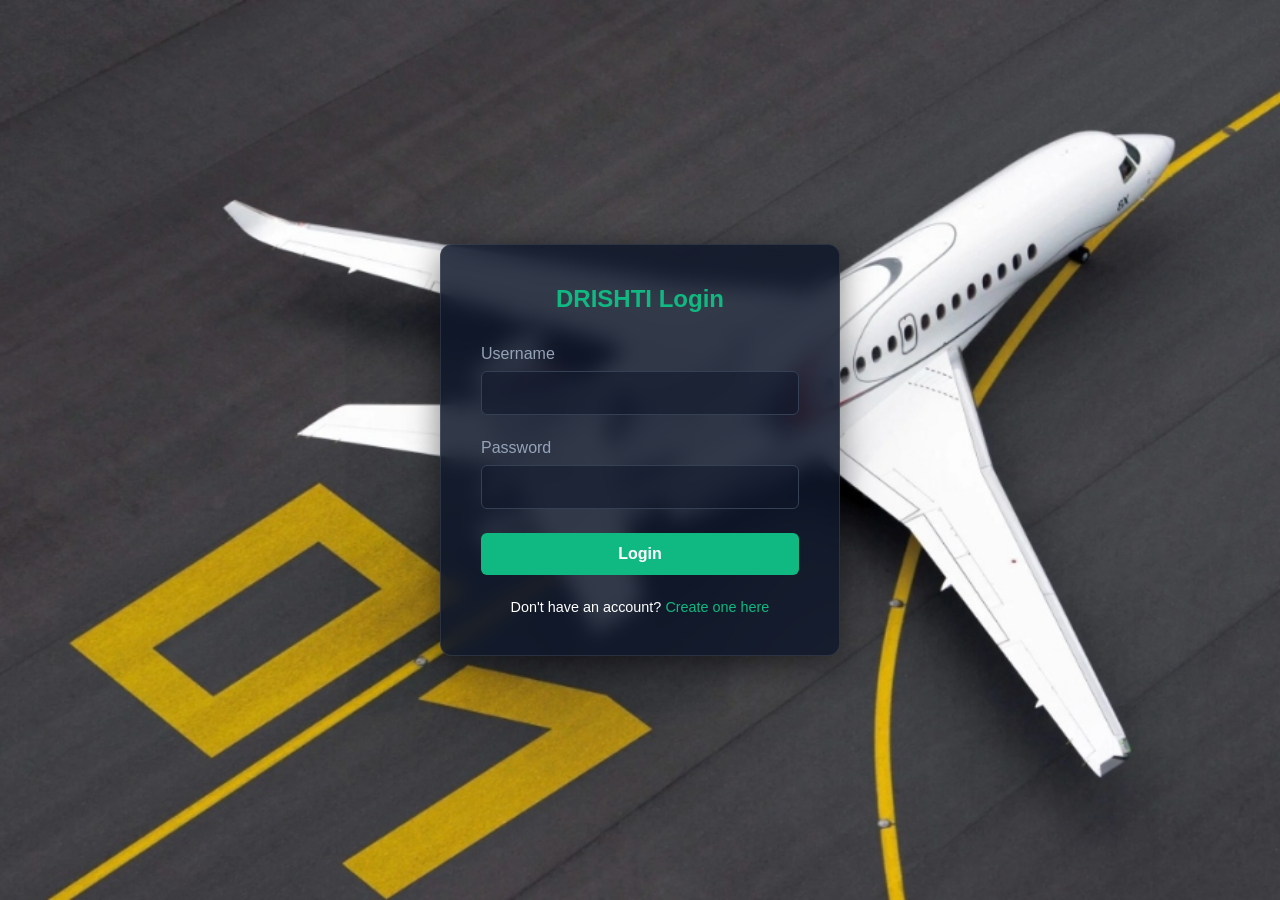
<file: frontend/login.html>
<!DOCTYPE html>
<html lang="en">
<head>
    <meta charset="UTF-8">
    <meta name="viewport" content="width=device-width, initial-scale=1.0">
    <title>Login - DRISHTI XAI</title>
    <link rel="stylesheet" href="styles.css">
    <style>
        body {
            margin: 0;
            padding: 0;
            font-family: 'Segoe UI', Tahoma, Geneva, Verdana, sans-serif;
            background: url('assets/bg.jpg') no-repeat center center fixed;
            background-size: cover;
            display: flex;
            justify-content: center;
            align-items: center;
            height: 100vh;
        }
        .auth-container {
            background: rgba(15, 23, 42, 0.85);
            backdrop-filter: blur(10px);
            padding: 2.5rem;
            border-radius: 12px;
            box-shadow: 0 8px 32px rgba(0,0,0,0.5);
            width: 100%;
            max-width: 400px;
            color: #fff;
            border: 1px solid rgba(255,255,255,0.1);
        }
        .auth-container h2 {
            text-align: center;
            margin-bottom: 2rem;
            color: #10b981;
        }
        .form-group {
            margin-bottom: 1.5rem;
        }
        .form-group label {
            display: block;
            margin-bottom: 0.5rem;
            color: #94a3b8;
        }
        .form-group input {
            width: 100%;
            padding: 0.75rem;
            border: 1px solid #334155;
            border-radius: 6px;
            background: rgba(15, 23, 42, 0.6);
            color: #fff;
            font-size: 1rem;
            box-sizing: border-box;
        }
        .form-group input:focus {
            outline: none;
            border-color: #10b981;
        }
        .btn-auth {
            width: 100%;
            padding: 0.75rem;
            background: #10b981;
            color: #fff;
            border: none;
            border-radius: 6px;
            font-size: 1rem;
            font-weight: bold;
            cursor: pointer;
            transition: background 0.3s ease;
        }
        .btn-auth:hover {
            background: #059669;
        }
        .auth-links {
            text-align: center;
            margin-top: 1.5rem;
            font-size: 0.9rem;
        }
        .auth-links a {
            color: #10b981;
            text-decoration: none;
        }
        .auth-links a:hover {
            text-decoration: underline;
        }
        .error-msg {
            color: #ef4444;
            font-size: 0.9rem;
            margin-bottom: 1rem;
            text-align: center;
            display: none;
        }
    </style>
</head>
<body>
    <div class="auth-container">
        <h2>DRISHTI Login</h2>
        <div class="error-msg" id="errorMsg"></div>
        <form id="loginForm">
            <div class="form-group">
                <label>Username</label>
                <input type="text" id="username" required>
            </div>
            <div class="form-group">
                <label>Password</label>
                <input type="password" id="password" required>
            </div>
            <button type="submit" class="btn-auth">Login</button>
        </form>
        <div class="auth-links">
            Don't have an account? <a href="register.html">Create one here</a>
        </div>
    </div>

    <script>
        const API_BASE_URL = (window.location.protocol === 'file:' || (window.location.port && window.location.port !== '8000')) ? 'http://127.0.0.1:8000' : '';

        document.getElementById('loginForm').addEventListener('submit', async (e) => {
            e.preventDefault();
            const u = document.getElementById('username').value;
            const p = document.getElementById('password').value;
            const err = document.getElementById('errorMsg');
            
            try {
                const res = await fetch(`${API_BASE_URL}/api/auth/login`, {
                    method: 'POST',
                    headers: {'Content-Type': 'application/json'},
                    body: JSON.stringify({username: u, password: p})
                });
                const data = await res.json();
                
                if(res.ok) {
                    localStorage.setItem('token', data.token);
                    localStorage.setItem('username', data.username);
                    localStorage.setItem('role', data.role);
                    window.location.href = '/';
                } else {
                    err.textContent = data.detail || 'Login failed';
                    err.style.display = 'block';
                }
            } catch(e) {
                err.textContent = 'Network error';
                err.style.display = 'block';
            }
        });
    </script>
</body>
</html>
</file>
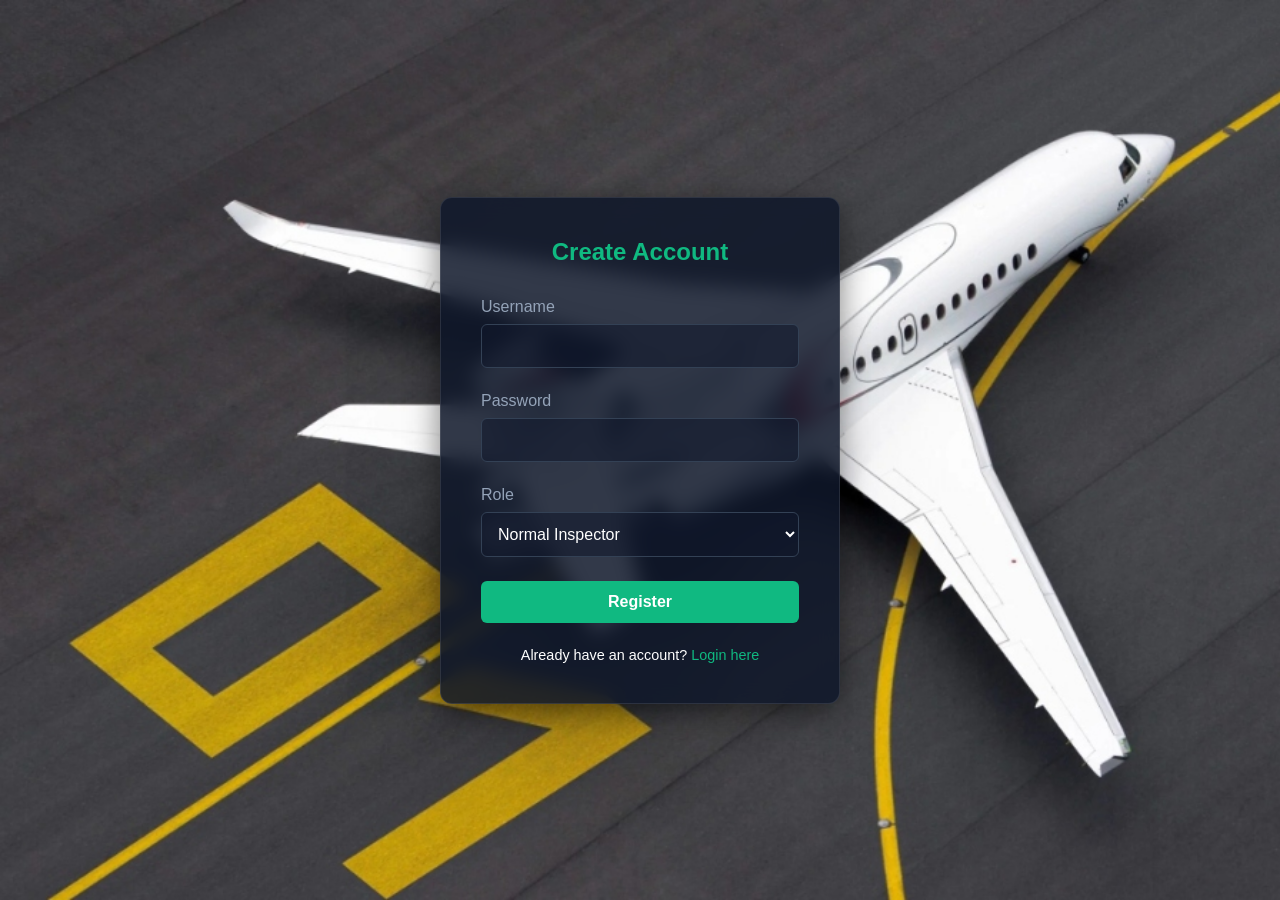
<file: frontend/register.html>
<!DOCTYPE html>
<html lang="en">
<head>
    <meta charset="UTF-8">
    <meta name="viewport" content="width=device-width, initial-scale=1.0">
    <title>Register - DRISHTI XAI</title>
    <link rel="stylesheet" href="styles.css">
    <style>
        body {
            margin: 0;
            padding: 0;
            font-family: 'Segoe UI', Tahoma, Geneva, Verdana, sans-serif;
            background: url('assets/bg.jpg') no-repeat center center fixed;
            background-size: cover;
            display: flex;
            justify-content: center;
            align-items: center;
            height: 100vh;
        }
        .auth-container {
            background: rgba(15, 23, 42, 0.85);
            backdrop-filter: blur(10px);
            padding: 2.5rem;
            border-radius: 12px;
            box-shadow: 0 8px 32px rgba(0,0,0,0.5);
            width: 100%;
            max-width: 400px;
            color: #fff;
            border: 1px solid rgba(255,255,255,0.1);
        }
        .auth-container h2 {
            text-align: center;
            margin-bottom: 2rem;
            color: #10b981;
        }
        .form-group {
            margin-bottom: 1.5rem;
        }
        .form-group label {
            display: block;
            margin-bottom: 0.5rem;
            color: #94a3b8;
        }
        .form-group input, .form-group select {
            width: 100%;
            padding: 0.75rem;
            border: 1px solid #334155;
            border-radius: 6px;
            background: rgba(15, 23, 42, 0.6);
            color: #fff;
            font-size: 1rem;
            box-sizing: border-box;
        }
        .form-group input:focus, .form-group select:focus {
            outline: none;
            border-color: #10b981;
        }
        .btn-auth {
            width: 100%;
            padding: 0.75rem;
            background: #10b981;
            color: #fff;
            border: none;
            border-radius: 6px;
            font-size: 1rem;
            font-weight: bold;
            cursor: pointer;
            transition: background 0.3s ease;
        }
        .btn-auth:hover {
            background: #059669;
        }
        .auth-links {
            text-align: center;
            margin-top: 1.5rem;
            font-size: 0.9rem;
        }
        .auth-links a {
            color: #10b981;
            text-decoration: none;
        }
        .auth-links a:hover {
            text-decoration: underline;
        }
        .error-msg {
            color: #ef4444;
            font-size: 0.9rem;
            margin-bottom: 1rem;
            text-align: center;
            display: none;
        }
        .success-msg {
            color: #10b981;
            font-size: 0.9rem;
            margin-bottom: 1rem;
            text-align: center;
            display: none;
        }
    </style>
</head>
<body>
    <div class="auth-container">
        <h2>Create Account</h2>
        <div class="error-msg" id="errorMsg"></div>
        <div class="success-msg" id="successMsg"></div>
        <form id="registerForm">
            <div class="form-group">
                <label>Username</label>
                <input type="text" id="username" required>
            </div>
            <div class="form-group">
                <label>Password</label>
                <input type="password" id="password" required>
            </div>
            <div class="form-group">
                <label>Role</label>
                <select id="role" required>
                    <option value="Normal Inspector">Normal Inspector</option>
                    <option value="Admin">Admin</option>
                </select>
            </div>
            <button type="submit" class="btn-auth">Register</button>
        </form>
        <div class="auth-links">
            Already have an account? <a href="login.html">Login here</a>
        </div>
    </div>

    <script>
        const API_BASE_URL = (window.location.protocol === 'file:' || (window.location.port && window.location.port !== '8000')) ? 'http://127.0.0.1:8000' : '';

        document.getElementById('registerForm').addEventListener('submit', async (e) => {
            e.preventDefault();
            const u = document.getElementById('username').value;
            const p = document.getElementById('password').value;
            const r = document.getElementById('role').value;
            const err = document.getElementById('errorMsg');
            const succ = document.getElementById('successMsg');
            
            err.style.display = 'none';
            succ.style.display = 'none';

            try {
                const res = await fetch(`${API_BASE_URL}/api/auth/register`, {
                    method: 'POST',
                    headers: {'Content-Type': 'application/json'},
                    body: JSON.stringify({username: u, password: p, role: r})
                });
                const data = await res.json();
                
                if(res.ok) {
                    succ.textContent = 'Account created successfully! Redirecting...';
                    succ.style.display = 'block';
                    setTimeout(() => window.location.href = '/login.html', 1500);
                } else {
                    err.textContent = data.detail || 'Registration failed';
                    err.style.display = 'block';
                }
            } catch(e) {
                err.textContent = 'Network error';
                err.style.display = 'block';
            }
        });
    </script>
</body>
</html>
</file>
<file: frontend/styles.css>
:root {
  --bg-dark: #0f172a;
  --bg-card: rgba(30, 41, 59, 0.7);
  --primary: #3b82f6;
  --primary-hover: #2563eb;
  --text-main: #f8fafc;
  --text-muted: #94a3b8;
  --accent: #10b981;
  --danger: #ef4444;
  --warning: #f59e0b;
}

* {
  box-sizing: border-box;
  margin: 0;
  padding: 0;
  font-family: 'Inter', sans-serif;
}

body {
  background-color: var(--bg-dark);
  color: var(--text-main);
  min-height: 100vh;
  display: flex;
  flex-direction: column;
  align-items: center;
  background-image: radial-gradient(circle at 50% -20%, #1e293b, #0f172a);
}

.container {
  width: 100%;
  max-width: 1000px;
  padding: 2rem;
}

header {
  text-align: center;
  margin-bottom: 3rem;
  animation: fadeInDown 0.8s ease-out;
}

h1 {
  font-size: 3rem;
  font-weight: 800;
  background: linear-gradient(to right, #3b82f6, #10b981);
  -webkit-background-clip: text;
  -webkit-text-fill-color: transparent;
  margin-bottom: 0.5rem;
}

p.subtitle {
  color: var(--text-muted);
  font-size: 1.1rem;
}

/* Glassmorphism Card */
.card {
  background: var(--bg-card);
  backdrop-filter: blur(12px);
  -webkit-backdrop-filter: blur(12px);
  border: 1px solid rgba(255, 255, 255, 0.1);
  border-radius: 16px;
  padding: 2rem;
  box-shadow: 0 10px 30px rgba(0, 0, 0, 0.3);
  margin-bottom: 2rem;
  transition: transform 0.3s ease, box-shadow 0.3s ease;
}

.card:hover {
  transform: translateY(-2px);
  box-shadow: 0 15px 40px rgba(0, 0, 0, 0.4);
}

/* Upload Section */
.upload-area {
  border: 2px dashed rgba(255, 255, 255, 0.2);
  border-radius: 12px;
  padding: 3rem 2rem;
  text-align: center;
  cursor: pointer;
  transition: all 0.3s ease;
  position: relative;
}

.upload-area:hover,
.upload-area.dragover {
  border-color: var(--primary);
  background: rgba(59, 130, 246, 0.05);
}

.upload-area input[type="file"] {
  position: absolute;
  top: 0;
  left: 0;
  width: 100%;
  height: 100%;
  opacity: 0;
  cursor: pointer;
}

.btn {
  background: var(--primary);
  color: white;
  border: none;
  padding: 0.75rem 2rem;
  border-radius: 8px;
  font-size: 1.1rem;
  font-weight: 600;
  cursor: pointer;
  transition: background 0.3s ease, transform 0.2s ease;
  margin-top: 1.5rem;
  width: 100%;
}

.btn:hover {
  background: var(--primary-hover);
  transform: scale(1.02);
}

.btn:disabled {
  background: #475569;
  cursor: not-allowed;
  transform: none;
}

/* Results Section */
.results-container {
  display: none;
  grid-template-columns: 1fr 1fr;
  gap: 2rem;
  animation: fadeIn 0.8s ease-out;
}

.results-container.active {
  display: grid;
}

.image-panel {
  display: flex;
  flex-direction: column;
  gap: 1rem;
}

.image-box {
  width: 100%;
  border-radius: 12px;
  overflow: hidden;
  border: 1px solid rgba(255, 255, 255, 0.1);
  position: relative;
}

.image-box img {
  width: 100%;
  max-height: 500px;
  object-fit: contain;
  display: block;
  background-color: rgba(0, 0, 0, 0.2);
}

.image-title {
  font-weight: 600;
  margin-bottom: 0.5rem;
  text-align: center;
}

.data-panel {
  grid-column: 1 / -1;
}

.defect-item {
  background: rgba(255, 255, 255, 0.03);
  border-left: 4px solid var(--primary);
  padding: 1rem;
  border-radius: 0 8px 8px 0;
  margin-bottom: 1rem;
}

.defect-item.high {
  border-color: var(--danger);
}

.defect-item.medium {
  border-color: var(--warning);
}

.defect-header {
  display: flex;
  justify-content: space-between;
  margin-bottom: 0.5rem;
}

.defect-title {
  font-size: 1.2rem;
  font-weight: bold;
  text-transform: capitalize;
}

.defect-confidence {
  background: rgba(255, 255, 255, 0.1);
  padding: 0.2rem 0.6rem;
  border-radius: 12px;
  font-size: 0.9rem;
}

/* Animations */
@keyframes fadeInDown {
  from {
    opacity: 0;
    transform: translateY(-20px);
  }

  to {
    opacity: 1;
    transform: translateY(0);
  }
}

@keyframes fadeIn {
  from {
    opacity: 0;
  }

  to {
    opacity: 1;
  }
}

.loader {
  border: 3px solid rgba(255, 255, 255, 0.1);
  border-top: 3px solid var(--primary);
  border-radius: 50%;
  width: 24px;
  height: 24px;
  animation: spin 1s linear infinite;
  display: none;
  margin: 0 auto;
}

@keyframes spin {
  0% {
    transform: rotate(0deg);
  }

  100% {
    transform: rotate(360deg);
  }
}

/* Results Page Specific Styles */
body.results-page {
  background-image: linear-gradient(135deg, #0f172a 0%, #1e1b4b 100%);
}

.btn-xai {
  transition: all 0.3s ease;
}

.btn-xai:hover {
  transform: translateY(-3px) scale(1.05);
  box-shadow: 0 8px 25px rgba(16, 185, 129, 0.6) !important;
}
</file>
